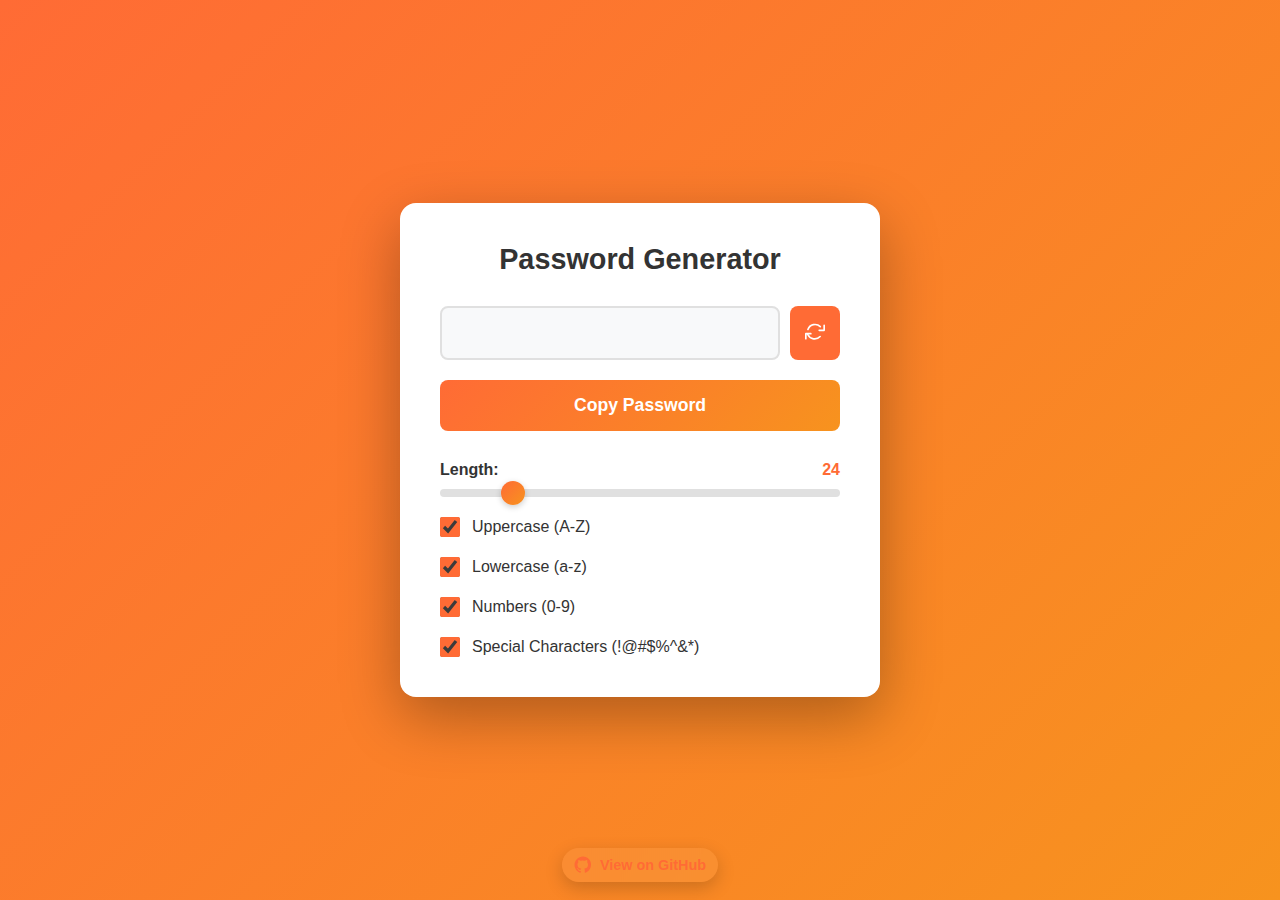
<file: index.html>
<!DOCTYPE html>
<html lang="en">
<head>
    <meta charset="UTF-8">
    <meta name="viewport" content="width=device-width, initial-scale=1.0">
    <title>Password Generator</title>
    <link rel="stylesheet" href="style.css">
</head>
<body>
    <div class="container">
        <h1>Password Generator</h1>
        
        <div class="password-display">
            <input type="text" id="password" readonly>
            <button id="copy-btn" title="Copy to clipboard">
                <svg xmlns="http://www.w3.org/2000/svg" width="20" height="20" viewBox="0 0 24 24" fill="none" stroke="currentColor" stroke-width="2" stroke-linecap="round" stroke-linejoin="round">
                    <path d="M23 4v6h-6"></path>
                    <path d="M1 20v-6h6"></path>
                    <path d="M3.51 9a9 9 0 0 1 14.85-3.36M3.34 15a9 9 0 0 0 14.82 2.44"></path>
                </svg>
            </button>
        </div>

        <button id="generate-btn">Copy Password</button>

        <div class="options">
            <div class="slider-container">
                <label for="length">Length: <span id="length-value">24</span></label>
                <input type="range" id="length" min="4" max="128" value="24">
            </div>

            <div class="checkbox-container">
                <label>
                    <input type="checkbox" id="uppercase" checked>
                    Uppercase (A-Z)
                </label>
            </div>

            <div class="checkbox-container">
                <label>
                    <input type="checkbox" id="lowercase" checked>
                    Lowercase (a-z)
                </label>
            </div>

            <div class="checkbox-container">
                <label>
                    <input type="checkbox" id="numbers" checked>
                    Numbers (0-9)
                </label>
            </div>

            <div class="checkbox-container">
                <label>
                    <input type="checkbox" id="special" checked>
                    Special Characters (!@#$%^&*)
                </label>
            </div>
        </div>
    </div>

    <footer class="footer footer-bottom" aria-label="GitHub repository link">
        <a href="https://github.com/ExXTreMe315/password-generator" target="_blank" rel="noopener noreferrer" class="footer-link">
            <svg xmlns="http://www.w3.org/2000/svg" viewBox="0 0 24 24" fill="currentColor" aria-hidden="true">
                <path d="M12 .5C5.73.5.75 5.48.75 11.75c0 4.9 3.17 9.06 7.57 10.53.55.1.75-.24.75-.53v-1.86c-3.08.67-3.73-1.47-3.73-1.47-.5-1.27-1.22-1.61-1.22-1.61-.99-.68.08-.67.08-.67 1.1.08 1.68 1.13 1.68 1.13.98 1.67 2.57 1.19 3.2.91.1-.71.38-1.19.69-1.46-2.46-.28-5.05-1.23-5.05-5.48 0-1.21.43-2.2 1.13-2.98-.11-.28-.49-1.42.11-2.96 0 0 .92-.29 3.02 1.13a10.5 10.5 0 0 1 5.5 0c2.09-1.42 3.01-1.13 3.01-1.13.6 1.54.22 2.68.11 2.96.7.78 1.13 1.77 1.13 2.98 0 4.26-2.6 5.2-5.08 5.47.39.34.73 1.02.73 2.06v3.05c0 .3.2.64.76.53 4.4-1.47 7.56-5.63 7.56-10.53C23.25 5.48 18.27.5 12 .5z"/>
            </svg>
            <span>View on GitHub</span>
        </a>
    </footer>

    <script src="script.js"></script>
</body>
</html>
</file>
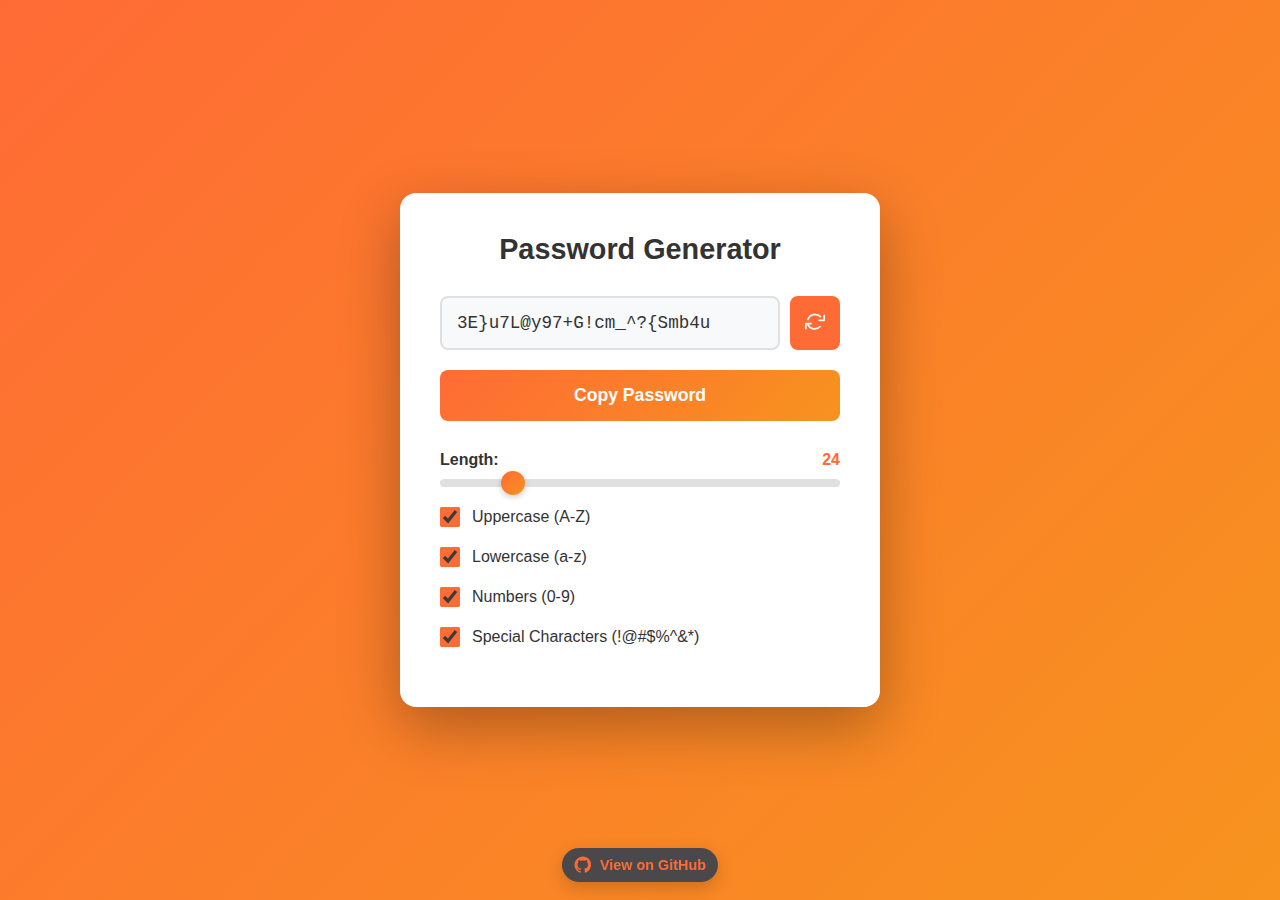
<file: src/index.html>
<!doctype html>
<html lang="en">
    <head>
        <meta charset="UTF-8" />
        <meta name="viewport" content="width=device-width, initial-scale=1.0" />
        <title>Password Generator</title>
        <link rel="stylesheet" href="style.css" />
        <script src="haveIBeenPwned.js"></script>
    </head>
    <body>
        <div class="container">
            <h1>Password Generator</h1>

            <div class="password-display">
                <input type="text" id="password" readonly />
                <button id="copy-btn" title="Copy to clipboard">
                    <svg
                        xmlns="http://www.w3.org/2000/svg"
                        width="20"
                        height="20"
                        viewBox="0 0 24 24"
                        fill="none"
                        stroke="currentColor"
                        stroke-width="2"
                        stroke-linecap="round"
                        stroke-linejoin="round"
                    >
                        <path d="M23 4v6h-6"></path>
                        <path d="M1 20v-6h6"></path>
                        <path
                            d="M3.51 9a9 9 0 0 1 14.85-3.36M3.34 15a9 9 0 0 0 14.82 2.44"
                        ></path>
                    </svg>
                </button>
            </div>

            <button id="generate-btn">Copy Password</button>

            <div class="options">
                <div class="slider-container">
                    <label for="length"
                        >Length: <span id="length-value">24</span></label
                    >
                    <input
                        type="range"
                        id="length"
                        min="4"
                        max="128"
                        value="24"
                    />
                </div>

                <div class="checkbox-container">
                    <label>
                        <input type="checkbox" id="uppercase" checked />
                        Uppercase (A-Z)
                    </label>
                </div>

                <div class="checkbox-container">
                    <label>
                        <input type="checkbox" id="lowercase" checked />
                        Lowercase (a-z)
                    </label>
                </div>

                <div class="checkbox-container">
                    <label>
                        <input type="checkbox" id="numbers" checked />
                        Numbers (0-9)
                    </label>
                </div>

                <div class="checkbox-container">
                    <label>
                        <input type="checkbox" id="special" checked />
                        Special Characters (!@#$%^&*)
                    </label>
                </div>
            </div>

            <div id="info-box" class="info-box">
                <!--
                <p id="pwned-info" class="info-box__item">
                    This Password was found in a data breach.
                </p>
                -->
            </div>
        </div>

        <footer
            class="footer footer-bottom"
            aria-label="GitHub repository link"
        >
            <a
                href="https://github.com/ExXTreMe315/password-generator"
                target="_blank"
                rel="noopener noreferrer"
                class="footer-link"
            >
                <svg
                    xmlns="http://www.w3.org/2000/svg"
                    viewBox="0 0 24 24"
                    fill="currentColor"
                    aria-hidden="true"
                >
                    <path
                        d="M12 .5C5.73.5.75 5.48.75 11.75c0 4.9 3.17 9.06 7.57 10.53.55.1.75-.24.75-.53v-1.86c-3.08.67-3.73-1.47-3.73-1.47-.5-1.27-1.22-1.61-1.22-1.61-.99-.68.08-.67.08-.67 1.1.08 1.68 1.13 1.68 1.13.98 1.67 2.57 1.19 3.2.91.1-.71.38-1.19.69-1.46-2.46-.28-5.05-1.23-5.05-5.48 0-1.21.43-2.2 1.13-2.98-.11-.28-.49-1.42.11-2.96 0 0 .92-.29 3.02 1.13a10.5 10.5 0 0 1 5.5 0c2.09-1.42 3.01-1.13 3.01-1.13.6 1.54.22 2.68.11 2.96.7.78 1.13 1.77 1.13 2.98 0 4.26-2.6 5.2-5.08 5.47.39.34.73 1.02.73 2.06v3.05c0 .3.2.64.76.53 4.4-1.47 7.56-5.63 7.56-10.53C23.25 5.48 18.27.5 12 .5z"
                    />
                </svg>
                <span>View on GitHub</span>
            </a>
        </footer>

        <script src="script.js"></script>
    </body>
</html>
</file>
<file: style.css>
* {
    margin: 0;
    padding: 0;
    box-sizing: border-box;
}

body {
    font-family: -apple-system, BlinkMacSystemFont, 'Segoe UI', Roboto, Oxygen, Ubuntu, Cantarell, sans-serif;
    background: linear-gradient(135deg, #ff6b35 0%, #f7931e 100%);
    min-height: 100vh;
    display: flex;
    justify-content: center;
    align-items: center;
    padding: 20px;
}

.container {
    background: #ffffff;
    border-radius: 16px;
    padding: 40px;
    width: 100%;
    max-width: 480px;
    box-shadow: 0 20px 60px rgba(0, 0, 0, 0.3);
}

h1 {
    text-align: center;
    color: #333;
    margin-bottom: 30px;
    font-size: 1.8rem;
}

.password-display {
    display: flex;
    gap: 10px;
    margin-bottom: 20px;
}

.password-display input {
    flex: 1;
    padding: 15px;
    font-size: 1.1rem;
    font-family: 'Courier New', monospace;
    border: 2px solid #e0e0e0;
    border-radius: 8px;
    background: #f8f9fa;
    color: #333;
    outline: none;
    transition: border-color 0.3s;
}

.password-display input:focus {
    border-color: #ff6b35;
}

.password-display button {
    padding: 15px;
    background: #ff6b35;
    color: white;
    border: none;
    border-radius: 8px;
    cursor: pointer;
    transition: background 0.3s, transform 0.1s;
}

.password-display button:hover {
    background: #e55a1f;
}

.password-display button:active {
    transform: scale(0.95);
}

#generate-btn {
    width: 100%;
    padding: 15px;
    font-size: 1.1rem;
    font-weight: 600;
    background: linear-gradient(135deg, #ff6b35 0%, #f7931e 100%);
    color: white;
    border: none;
    border-radius: 8px;
    cursor: pointer;
    transition: opacity 0.3s, transform 0.1s;
    margin-bottom: 30px;
}

#generate-btn:hover {
    opacity: 0.9;
}

#generate-btn:active {
    transform: scale(0.98);
}

.options {
    display: flex;
    flex-direction: column;
    gap: 20px;
}

.slider-container {
    display: flex;
    flex-direction: column;
    gap: 10px;
}

.slider-container label {
    font-weight: 600;
    color: #333;
    display: flex;
    justify-content: space-between;
}

.slider-container label span {
    color: #ff6b35;
    font-weight: 700;
}

.slider-container input[type="range"] {
    width: 100%;
    height: 8px;
    border-radius: 4px;
    background: #e0e0e0;
    outline: none;
    -webkit-appearance: none;
    appearance: none;
}

.slider-container input[type="range"]::-webkit-slider-thumb {
    -webkit-appearance: none;
    appearance: none;
    width: 24px;
    height: 24px;
    border-radius: 50%;
    background: linear-gradient(135deg, #ff6b35 0%, #f7931e 100%);
    cursor: pointer;
    box-shadow: 0 2px 6px rgba(0, 0, 0, 0.2);
    transition: transform 0.1s;
}

.slider-container input[type="range"]::-webkit-slider-thumb:hover {
    transform: scale(1.1);
}

.slider-container input[type="range"]::-moz-range-thumb {
    width: 24px;
    height: 24px;
    border-radius: 50%;
    background: linear-gradient(135deg, #ff6b35 0%, #f7931e 100%);
    cursor: pointer;
    border: none;
    box-shadow: 0 2px 6px rgba(0, 0, 0, 0.2);
}

.checkbox-container {
    display: flex;
    align-items: center;
}

.checkbox-container label {
    display: flex;
    align-items: center;
    gap: 12px;
    cursor: pointer;
    font-size: 1rem;
    color: #333;
    user-select: none;
}

.checkbox-container input[type="checkbox"] {
    width: 20px;
    height: 20px;
    accent-color: #ff6b35;
    cursor: pointer;
}

.checkbox-container input[type="checkbox"]:disabled {
    opacity: 0.5;
    cursor: not-allowed;
}

.checkbox-container label:has(input:disabled) {
    opacity: 0.6;
    cursor: not-allowed;
}

/* Toast notification for copy feedback */
.toast {
    position: fixed;
    bottom: 30px;
    left: 50%;
    transform: translateX(-50%);
    background: #333;
    color: white;
    padding: 12px 24px;
    border-radius: 8px;
    font-size: 0.9rem;
    opacity: 0;
    transition: opacity 0.3s;
    pointer-events: none;
}

.toast.show {
    opacity: 1;
}

/* Footer */
.footer {
    text-align: center;
    margin-top: 20px;
}
.footer a {
    color: #ff6b35;
    font-weight: 600;
    text-decoration: none;
    display: inline-flex;
    gap: 8px;
    align-items: center;
}
.footer a svg {
    fill: currentColor;
    width: 18px;
    height: 18px;
}
.footer a:hover {
    text-decoration: underline;
}

/* Bottom footer style: subtle, centered, slightly transparent */
.footer-bottom {
    position: fixed;
    left: 50%;
    transform: translateX(-50%);
    bottom: 18px;
    z-index: 40;
    font-size: 0.9rem;
}
.footer-link {
    display: inline-flex;
    gap: 8px;
    align-items: center;
    color: #cfcfcf;
    background: rgba(255, 255, 255, 0.06);
    padding: 8px 12px;
    border-radius: 999px;
    backdrop-filter: blur(6px);
    -webkit-backdrop-filter: blur(6px);
    box-shadow: 0 6px 18px rgba(0,0,0,0.18);
    text-decoration: none;
    transition: all 0.3s ease;
    cursor: pointer;
}
.footer-link svg {
    width: 16px;
    height: 16px;
    transition: transform 0.3s ease;
}
.footer-link:hover {
    background: rgba(255, 255, 255, 0.15);
    color: #ffffff;
    transform: translateY(-2px);
    box-shadow: 0 8px 24px rgba(0,0,0,0.25);
}
.footer-link:hover svg {
    transform: scale(1.1);
}

@media (max-width: 420px) {
    .footer-bottom {
        left: 50%;
        transform: translateX(-50%);
        bottom: 12px;
        padding: 7px 10px;
        font-size: 0.85rem;
    }
}

@media (max-width: 480px) {
    .container {
        padding: 25px;
    }

    h1 {
        font-size: 1.5rem;
    }

    .password-display input {
        font-size: 0.95rem;
        padding: 12px;
    }
}
</file>
<file: src/style.css>
* {
    margin: 0;
    padding: 0;
    box-sizing: border-box;
}

body {
    font-family:
        -apple-system, BlinkMacSystemFont, 'Segoe UI', Roboto, Oxygen, Ubuntu,
        Cantarell, sans-serif;
    background: linear-gradient(135deg, #ff6b35 0%, #f7931e 100%);
    min-height: 100vh;
    display: flex;
    justify-content: center;
    align-items: center;
    padding: 20px;
}

.container {
    background: #ffffff;
    border-radius: 16px;
    padding: 40px;
    width: 100%;
    max-width: 480px;
    box-shadow: 0 20px 60px rgba(0, 0, 0, 0.3);
}

h1 {
    text-align: center;
    color: #333;
    margin-bottom: 30px;
    font-size: 1.8rem;
}

.password-display {
    display: flex;
    gap: 10px;
    margin-bottom: 20px;
}

.password-display input {
    flex: 1;
    padding: 15px;
    font-size: 1.1rem;
    font-family: 'Courier New', monospace;
    border: 2px solid #e0e0e0;
    border-radius: 8px;
    background: #f8f9fa;
    color: #333;
    outline: none;
    transition: border-color 0.3s;
}

.password-display input:focus {
    border-color: #ff6b35;
}

.password-display button {
    padding: 15px;
    background: #ff6b35;
    color: white;
    border: none;
    border-radius: 8px;
    cursor: pointer;
    transition:
        background 0.3s,
        transform 0.1s;
}

.password-display button:hover {
    background: #e55a1f;
}

.password-display button:active {
    transform: scale(0.95);
}

#generate-btn {
    width: 100%;
    padding: 15px;
    font-size: 1.1rem;
    font-weight: 600;
    background: linear-gradient(135deg, #ff6b35 0%, #f7931e 100%);
    color: white;
    border: none;
    border-radius: 8px;
    cursor: pointer;
    transition:
        opacity 0.3s,
        transform 0.1s;
    margin-bottom: 30px;
}

#generate-btn:hover {
    opacity: 0.9;
}

#generate-btn:active {
    transform: scale(0.98);
}

.options {
    display: flex;
    flex-direction: column;
    gap: 20px;
}

.slider-container {
    display: flex;
    flex-direction: column;
    gap: 10px;
}

.slider-container label {
    font-weight: 600;
    color: #333;
    display: flex;
    justify-content: space-between;
}

.slider-container label span {
    color: #ff6b35;
    font-weight: 700;
}

.slider-container input[type='range'] {
    width: 100%;
    height: 8px;
    border-radius: 4px;
    background: #e0e0e0;
    outline: none;
    -webkit-appearance: none;
    appearance: none;
}

.slider-container input[type='range']::-webkit-slider-thumb {
    -webkit-appearance: none;
    appearance: none;
    width: 24px;
    height: 24px;
    border-radius: 50%;
    background: linear-gradient(135deg, #ff6b35 0%, #f7931e 100%);
    cursor: pointer;
    box-shadow: 0 2px 6px rgba(0, 0, 0, 0.2);
    transition: transform 0.1s;
}

.slider-container input[type='range']::-webkit-slider-thumb:hover {
    transform: scale(1.1);
}

.slider-container input[type='range']::-moz-range-thumb {
    width: 24px;
    height: 24px;
    border-radius: 50%;
    background: linear-gradient(135deg, #ff6b35 0%, #f7931e 100%);
    cursor: pointer;
    border: none;
    box-shadow: 0 2px 6px rgba(0, 0, 0, 0.2);
}

.checkbox-container {
    display: flex;
    align-items: center;
}

.checkbox-container label {
    display: flex;
    align-items: center;
    gap: 12px;
    cursor: pointer;
    font-size: 1rem;
    color: #333;
    user-select: none;
}

.checkbox-container input[type='checkbox'] {
    width: 20px;
    height: 20px;
    accent-color: #ff6b35;
    cursor: pointer;
}

.checkbox-container input[type='checkbox']:disabled {
    opacity: 0.5;
    cursor: not-allowed;
}

.checkbox-container label:has(input:disabled) {
    opacity: 0.6;
    cursor: not-allowed;
}

/* Toast notification for copy feedback */
.toast {
    position: fixed;
    bottom: 30px;
    left: 50%;
    transform: translateX(-50%);
    background: #333;
    color: white;
    padding: 12px 24px;
    border-radius: 8px;
    font-size: 0.9rem;
    opacity: 0;
    transition: opacity 0.3s;
    pointer-events: none;
    z-index: 50;
}

.toast.show {
    opacity: 1;
}

/* Footer */
.footer {
    text-align: center;
    margin-top: 20px;
}
.footer a {
    color: #ff6b35;
    font-weight: 600;
    text-decoration: none;
    display: inline-flex;
    gap: 8px;
    align-items: center;
}
.footer a svg {
    fill: currentColor;
    width: 18px;
    height: 18px;
}
.footer a:hover {
    text-decoration: underline;
}

/* Bottom footer style: subtle, centered, slightly transparent */
.footer-bottom {
    position: fixed;
    left: 50%;
    transform: translateX(-50%);
    bottom: 18px;
    z-index: 40;
    font-size: 0.9rem;
}
.footer-link {
    display: inline-flex;
    gap: 8px;
    align-items: center;
    color: #e5e7eb;
    background: rgba(55, 65, 81, 0.9);
    padding: 8px 12px;
    border-radius: 999px;
    backdrop-filter: blur(6px);
    -webkit-backdrop-filter: blur(6px);
    box-shadow: 0 6px 18px rgba(0, 0, 0, 0.18);
    text-decoration: none;
    transition: all 0.3s ease;
    cursor: pointer;
}
.footer-link svg {
    width: 16px;
    height: 16px;
    transition: transform 0.3s ease;
}
.footer-link:hover {
    background: rgba(31, 41, 55, 0.95);
    color: #ffffff;
    transform: translateY(-2px);
    box-shadow: 0 8px 24px rgba(0, 0, 0, 0.25);
}
.footer-link:hover svg {
    transform: scale(1.1);
}

.info-box {
    margin-top: 20px;
}

.info-box__item {
    background-color: #ffefef;
    border: 1px solid #ff6b6b;
    color: #b00020;
    padding: 12px 16px;
    border-radius: 8px;
    text-align: center;
    font-weight: 600;
}

@media (max-width: 420px) {
    .footer-bottom {
        left: 50%;
        transform: translateX(-50%);
        bottom: 12px;
        padding: 7px 10px;
        font-size: 0.85rem;
    }
}

@media (max-width: 480px) {
    .container {
        padding: 25px;
    }

    h1 {
        font-size: 1.5rem;
    }

    .password-display input {
        font-size: 0.95rem;
        padding: 12px;
    }
}
</file>
